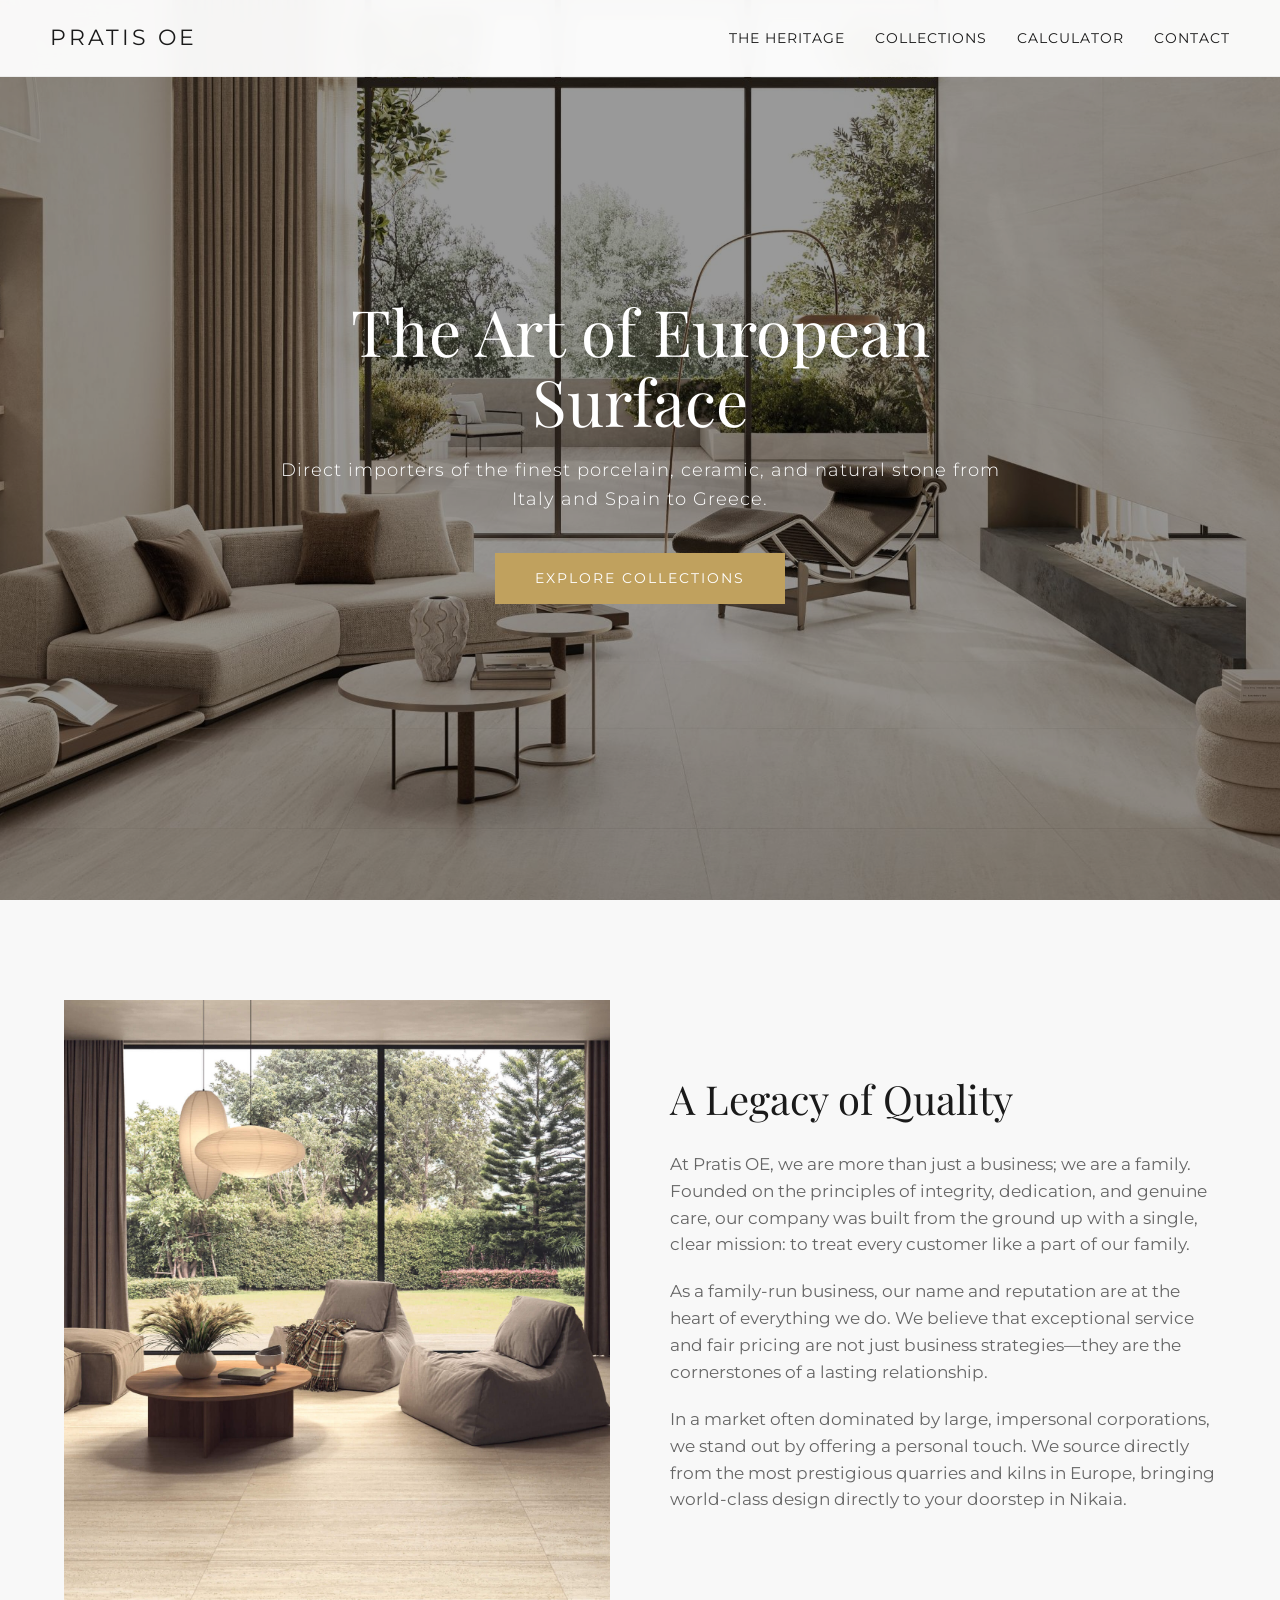
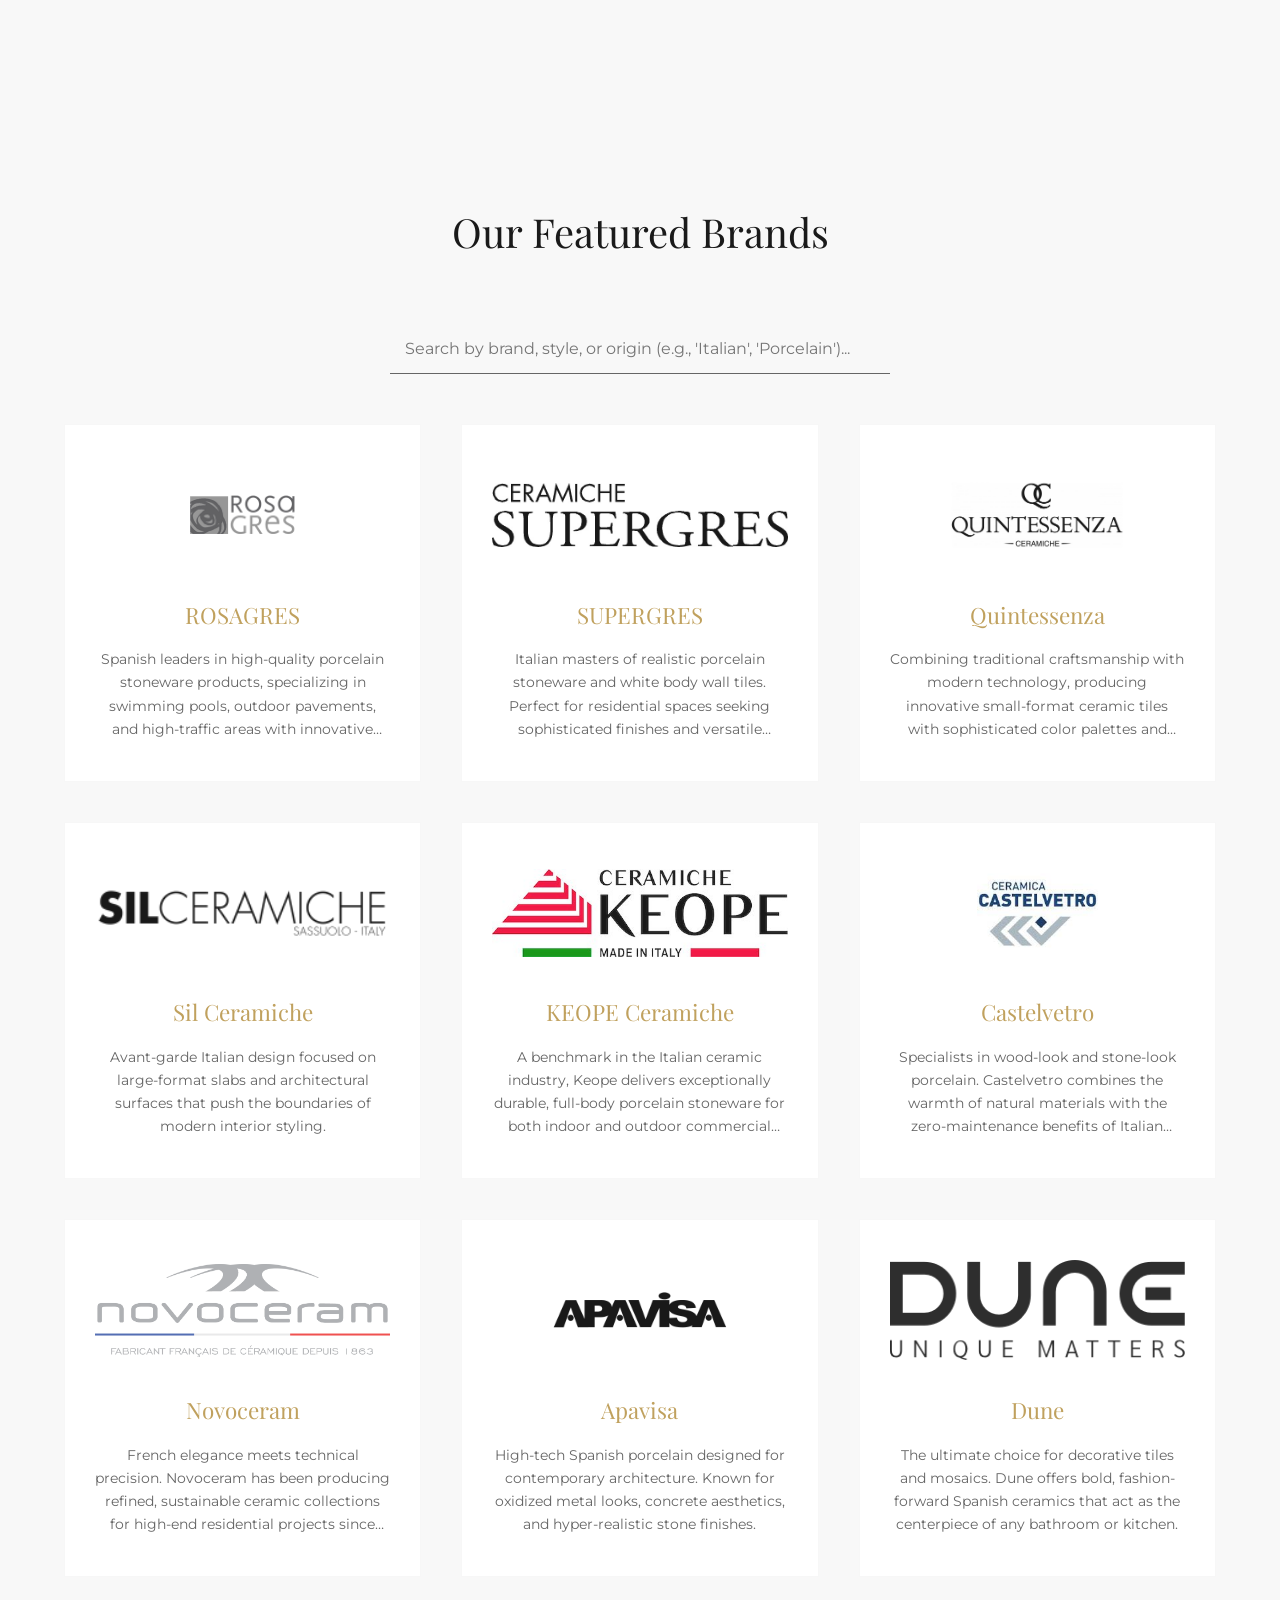
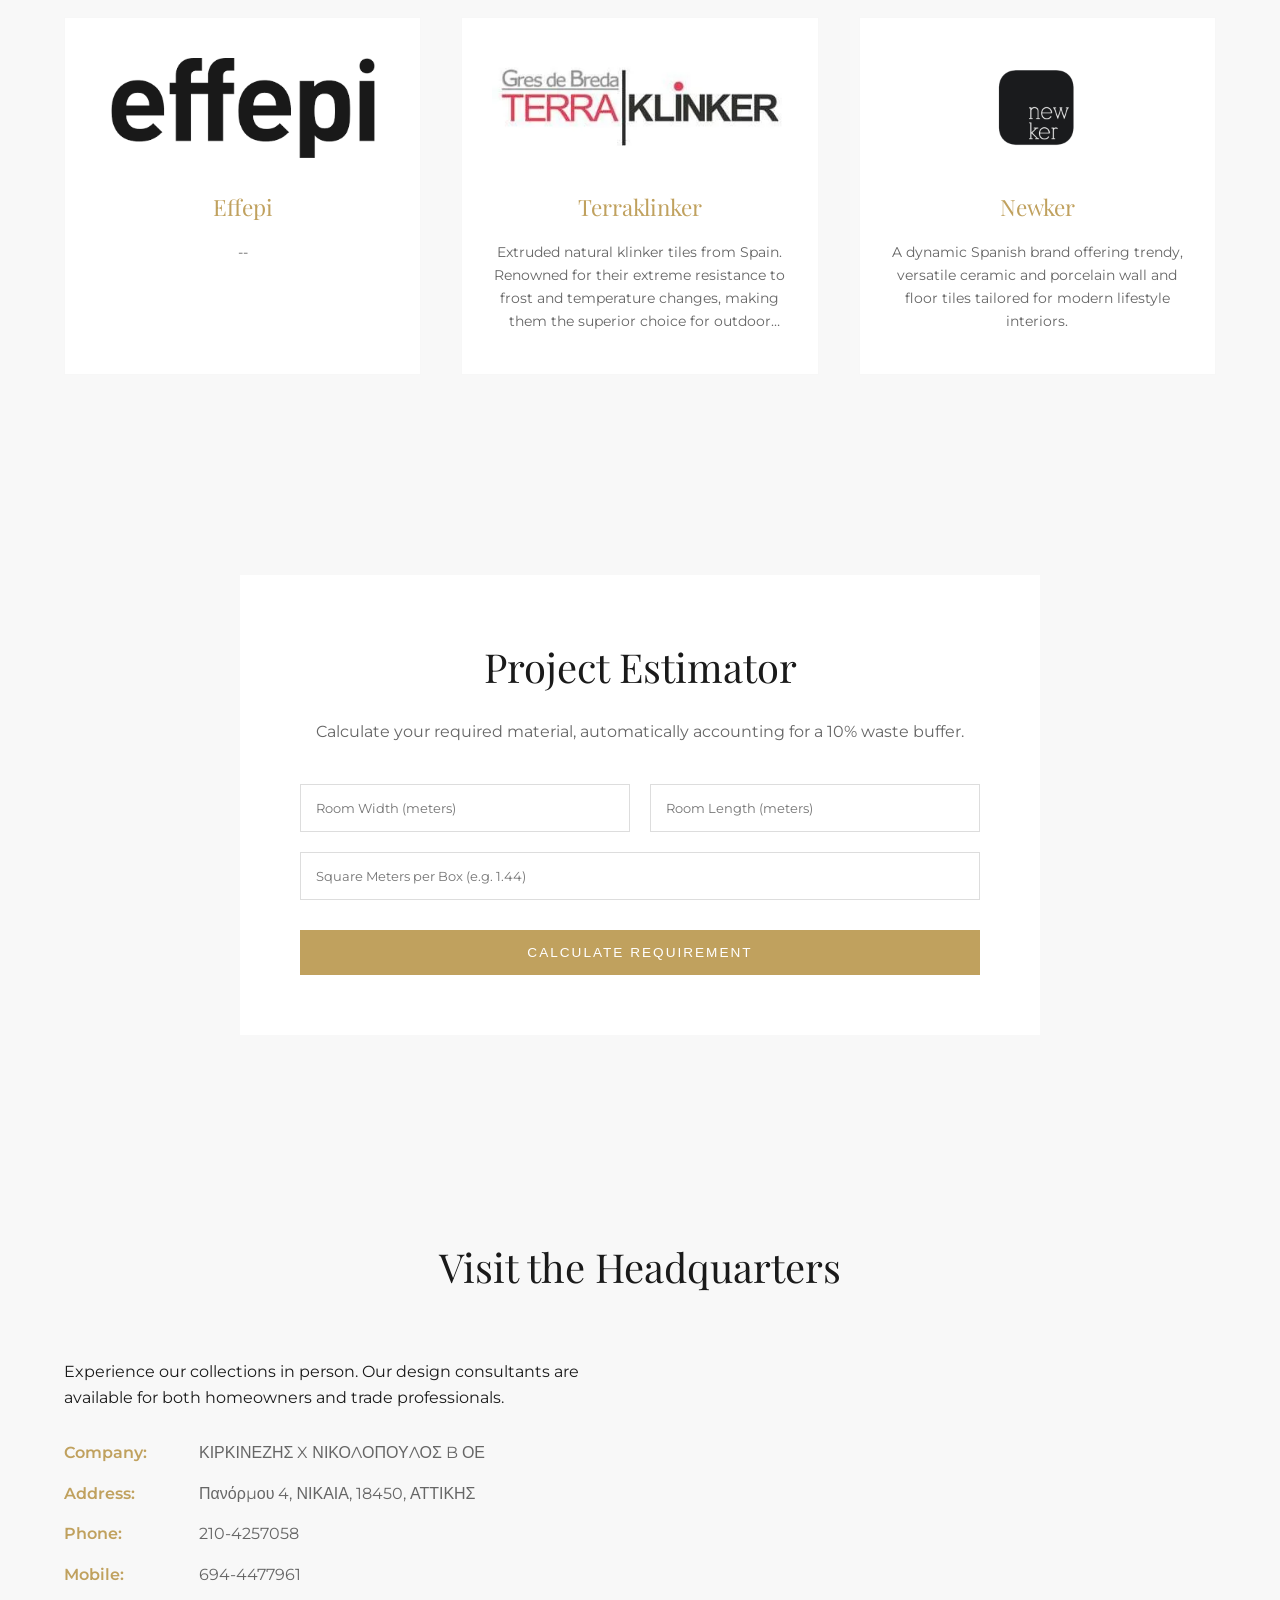
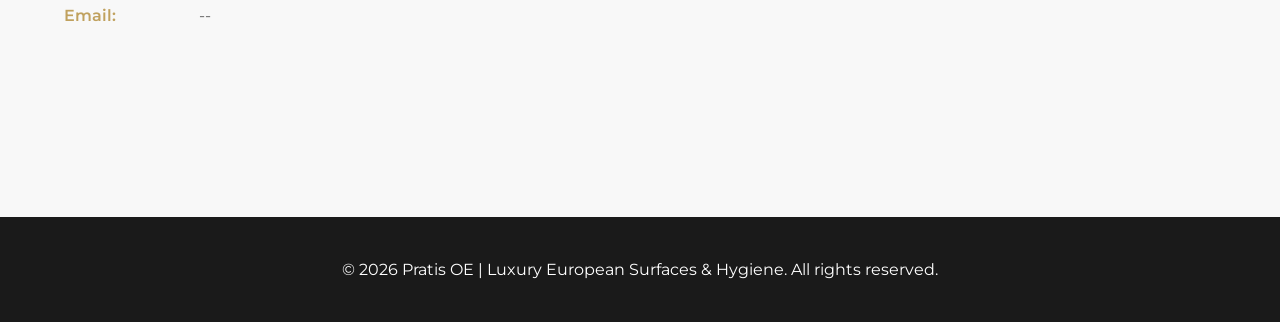
<file: index.html>
<!DOCTYPE html>
<html lang="el">
<head>
    <meta charset="UTF-8">
    <meta name="viewport" content="width=device-width, initial-scale=1.0">
    <title>Pratis | Luxury European Surfaces & Hygiene</title>
    <meta name="description" content="Pratis OE specializes in importing the finest luxury tiles and hygiene products from Italy and Spain to Nikaia.">
    <link href="https://fonts.googleapis.com/css2?family=Montserrat:wght@300;400;600&family=Playfair+Display:ital,wght@0,400;0,600;1,400&display=swap" rel="stylesheet">
    <link rel="stylesheet" href="style.css">
</head>
<body>

    <header>
        <a href="#home" class="logo-container">
            <span class="company-name">PRATIS OE</span>
        </a>
        <nav>
            <ul>
                <li><a href="#about">The Heritage</a></li>
                <li><a href="#brands">Collections</a></li>
                <li><a href="#calculator">Calculator</a></li>
                <li><a href="#contact">Contact</a></li>
            </ul>
        </nav>
    </header>

    <main>
        <section id="home" class="hero">
            <div class="hero-content">
                <h1>The Art of European Surface</h1>
                <p>Direct importers of the finest porcelain, ceramic, and natural stone from Italy and Spain to Greece.</p>
                <a href="#brands" class="btn-primary">Explore Collections</a>
            </div>
        </section>

        <section id="about">
            <div class="about-grid">
                <img src="img/Castelvetro.jpg" alt="Luxury Tile Showroom" class="about-image">
                <div class="about-text">
                    <h2 class="section-title" style="text-align: left; margin-bottom: 20px;">A Legacy of Quality</h2>
                    <p>At Pratis OE, we are more than just a business; we are a family. Founded on the principles of integrity, dedication, and genuine care, our company was built from the ground up with a single, clear mission: to treat every customer like a part of our family.</p>
                    <p>As a family-run business, our name and reputation are at the heart of everything we do. We believe that exceptional service and fair pricing are not just business strategies—they are the cornerstones of a lasting relationship.</p>
                    <p>In a market often dominated by large, impersonal corporations, we stand out by offering a personal touch. We source directly from the most prestigious quarries and kilns in Europe, bringing world-class design directly to your doorstep in Nikaia.</p>
                </div>
            </div>
        </section>

        <section id="brands">
            <h2 class="section-title">Our Featured Brands</h2>
            <div class="search-container">
                <input type="text" id="search-bar" onkeyup="searchProducts()" placeholder="Search by brand, style, or origin (e.g., 'Italian', 'Porcelain')...">
            </div>

            <div class="brands-grid">
                <div class="brand-card" onclick="window.open('https://rosagres.com/en/', '_blank');">
                    <img src="img/brand-logo-1.png" alt="ROSAGRES Logo" class="brand-logo">
                    <h3>ROSAGRES</h3>
                    <p>Spanish leaders in high-quality porcelain stoneware products, specializing in swimming pools, outdoor pavements, and high-traffic areas with innovative overflow systems.</p>
                </div>
                <div class="brand-card">
                    <img src="img/brand-logo-2.png" alt="SUPERGRES Logo" class="brand-logo">
                    <h3>SUPERGRES</h3>
                    <p>Italian masters of realistic porcelain stoneware and white body wall tiles. Perfect for residential spaces seeking sophisticated finishes and versatile aesthetics.</p>
                </div>
                <div class="brand-card">
                    <img src="img/brand-logo-3.jpg" alt="Quintessenza Logo" class="brand-logo">
                    <h3>Quintessenza</h3>
                    <p>Combining traditional craftsmanship with modern technology, producing innovative small-format ceramic tiles with sophisticated color palettes and textures.</p>
                </div>
                <div class="brand-card">
                    <img src="img/brand-logo-4.png" alt="Sil Ceramiche Logo" class="brand-logo">
                    <h3>Sil Ceramiche</h3>
                    <p>Avant-garde Italian design focused on large-format slabs and architectural surfaces that push the boundaries of modern interior styling.</p>
                </div>
                <div class="brand-card">
                    <img src="img/brand-logo-5.png" alt="KEOPE Ceramiche Logo" class="brand-logo">
                    <h3>KEOPE Ceramiche</h3>
                    <p>A benchmark in the Italian ceramic industry, Keope delivers exceptionally durable, full-body porcelain stoneware for both indoor and outdoor commercial projects.</p>
                </div>
                <div class="brand-card">
                    <img src="img/brand-logo-6.png" alt="Castelvetro Logo" class="brand-logo">
                    <h3>Castelvetro</h3>
                    <p>Specialists in wood-look and stone-look porcelain. Castelvetro combines the warmth of natural materials with the zero-maintenance benefits of Italian ceramic.</p>
                </div>
                <div class="brand-card">
                    <img src="img/brand-logo-7.png" alt="Novoceram Logo" class="brand-logo">
                    <h3>Novoceram</h3>
                    <p>French elegance meets technical precision. Novoceram has been producing refined, sustainable ceramic collections for high-end residential projects since 1863.</p>
                </div>
                <div class="brand-card">
                    <img src="img/brand-logo-8.png" alt="Apavisa Logo" class="brand-logo">
                    <h3>Apavisa</h3>
                    <p>High-tech Spanish porcelain designed for contemporary architecture. Known for oxidized metal looks, concrete aesthetics, and hyper-realistic stone finishes.</p>
                </div>
                <div class="brand-card">
                    <img src="img/brand-logo-9.png" alt="Dune Logo" class="brand-logo">
                    <h3>Dune</h3>
                    <p>The ultimate choice for decorative tiles and mosaics. Dune offers bold, fashion-forward Spanish ceramics that act as the centerpiece of any bathroom or kitchen.</p>
                </div>
                <div class="brand-card">
                    <img src="img/brand-logo-10.png" alt="Effepi Logo" class="brand-logo">
                    <h3>Effepi</h3>
                    <p>--</p>
                </div>
                <div class="brand-card">
                    <img src="img/brand-logo-11.png" alt="Terraklinker Logo" class="brand-logo">
                    <h3>Terraklinker</h3>
                    <p>Extruded natural klinker tiles from Spain. Renowned for their extreme resistance to frost and temperature changes, making them the superior choice for outdoor terraces.</p>
                </div>
                <div class="brand-card">
                    <img src="img/brand-logo-13.png" alt="Newker Logo" class="brand-logo">
                    <h3>Newker</h3>
                    <p>A dynamic Spanish brand offering trendy, versatile ceramic and porcelain wall and floor tiles tailored for modern lifestyle interiors.</p>
                </div>
            </div>
        </section>

        <section id="calculator">
            <div class="calc-wrapper">
                <h2 class="section-title" style="margin-bottom: 20px;">Project Estimator</h2>
                <p style="color: var(--color-grey); margin-bottom: 40px;">Calculate your required material, automatically accounting for a 10% waste buffer.</p>
                
                <div class="calc-form">
                    <input type="number" id="room-width" placeholder="Room Width (meters)">
                    <input type="number" id="room-length" placeholder="Room Length (meters)">
                    <input type="number" id="sqm-per-box" placeholder="Square Meters per Box (e.g. 1.44)" class="full-width">
                </div>
                <button onclick="calculateTiles()" class="btn-primary" style="width: 100%;">Calculate Requirement</button>

                <div id="calculator-result" class="result-container"></div>
            </div>
        </section>

        <section id="contact">
            <h2 class="section-title">Visit the Headquarters</h2>
            <div class="contact-grid">
                <div class="contact-info">
                    <p>Experience our collections in person. Our design consultants are available for both homeowners and trade professionals.</p>
                    <dl>
                        <dt>Company:</dt>
                        <dd>ΚΙΡΚΙΝΕΖΗΣ X ΝΙΚΟΛΟΠΟΥΛΟΣ B ΟΕ</dd>
                        <dt>Address:</dt>
                        <dd>Πανόρμου 4, ΝΙΚΑΙΑ, 18450, ΑΤΤΙΚΗΣ</dd>
                        <dt>Phone:</dt>
                        <dd>210-4257058</dd>
                        <dt>Mobile:</dt>
                        <dd>694-4477961</dd>
                        <dt>Email:</dt>
                        <dd>--</dd>
                    </dl>
                </div>
                <div class="contact-map">
                    <iframe src="https://www.google.com/maps/embed?pb=!1m18!1m12!1m3!1d3145.485608820121!2d23.6441584!3d37.9657038!2m3!1f0!2f0!3f0!3m2!1i1024!2i768!4f13.1!3m3!1m2!1s0x14a1bc1b1b1b1b1b%3A0x1b1b1b1b1b1b1b1b!2sPanormou%204%2C%20Nikaia%20184%2050%2C%20Greece!5e0!3m2!1sen!2sus!4v1620000000000!5m2!1sen!2sus" width="100%" height="350" style="border:0;" allowfullscreen="" loading="lazy"></iframe>
                </div>
            </div>
        </section>
    </main>

    <footer>
        <p>© 2026 Pratis OE | Luxury European Surfaces & Hygiene. All rights reserved.</p>
    </footer>

    <script src="script.js"></script>
</body>
</html>
</file>
<file: style.css>
/* --- CSS Reset & Variables --- */
:root {
    --color-black: #1a1a1a;
    --color-white: #ffffff;
    --color-offwhite: #f8f8f8;
    --color-gold: #c0a15e;
    --color-grey: #666666;
    --font-heading: 'Playfair Display', serif;
    --font-body: 'Montserrat', sans-serif;
}

* {
    margin: 0;
    padding: 0;
    box-sizing: border-box;
}

html { scroll-behavior: smooth; }

body {
    font-family: var(--font-body);
    color: var(--color-black);
    background-color: var(--color-offwhite);
    line-height: 1.6;
}

h1, h2, h3 {
    font-family: var(--font-heading);
    font-weight: 400;
}

/* --- Navigation --- */
header {
    position: fixed;
    top: 0;
    width: 100%;
    display: flex;
    justify-content: space-between;
    align-items: center;
    padding: 20px 50px;
    background: rgba(255, 255, 255, 0.95);
    backdrop-filter: blur(10px);
    z-index: 1000;
    border-bottom: 1px solid rgba(0,0,0,0.05);
    transition: all 0.3s ease;
}

.logo-container {
    display: flex;
    align-items: center;
    gap: 15px;
    text-decoration: none;
    color: var(--color-black);
}

.company-name {
    font-size: 1.4em;
    letter-spacing: 3px;
}

nav ul {
    display: flex;
    list-style: none;
    align-items: center;
    gap: 30px;
}

nav a {
    text-decoration: none;
    color: var(--color-black);
    font-size: 0.85em;
    text-transform: uppercase;
    letter-spacing: 1px;
    transition: color 0.3s;
}

nav a:hover { color: var(--color-gold); }

.btn-trade {
    border: 1px solid var(--color-black);
    padding: 10px 20px;
}

.btn-trade:hover {
    background: var(--color-black);
    color: var(--color-white);
}

/* --- Cinematic Hero Section --- */
.hero {
    height: 100vh;
    display: flex;
    align-items: center;
    justify-content: center;
    text-align: center;
    position: relative;
    background: url('img/Supergres.jpg') center/cover no-repeat;
}

.hero::after {
    content: '';
    position: absolute;
    top: 0; left: 0; width: 100%; height: 100%;
    background: rgba(0, 0, 0, 0.4);
}

.hero-content {
    position: relative;
    z-index: 1;
    color: var(--color-white);
    max-width: 800px;
    padding: 0 20px;
}

.hero h1 {
    font-size: 4rem;
    margin-bottom: 20px;
    line-height: 1.1;
}

.hero p {
    font-size: 1.1rem;
    font-weight: 300;
    letter-spacing: 1px;
    margin-bottom: 40px;
}

.btn-primary {
    display: inline-block;
    background: var(--color-gold);
    color: var(--color-white);
    padding: 15px 40px;
    text-decoration: none;
    text-transform: uppercase;
    letter-spacing: 2px;
    font-size: 0.85rem;
    transition: background 0.3s;
    border: none;
    cursor: pointer;
}

.btn-primary:hover { background: #a88a4b; }

/* --- Sections Formatting --- */
section {
    padding: 100px 5vw;
    max-width: 1400px;
    margin: 0 auto;
}

.section-title {
    text-align: center;
    font-size: 2.5rem;
    margin-bottom: 60px;
    color: var(--color-black);
}

/* --- About Section (Editorial Layout) --- */
.about-grid {
    display: grid;
    grid-template-columns: 1fr 1fr;
    gap: 60px;
    align-items: center;
}

.about-image {
    width: 100%;
    height: 600px;
    object-fit: cover;
}

.about-text p {
    margin-bottom: 20px;
    color: var(--color-grey);
    font-size: 1.05rem;
}

/* --- Brands Section --- */
.search-container {
    text-align: center;
    margin-bottom: 50px;
}

#search-bar {
    width: 100%;
    max-width: 500px;
    padding: 15px;
    border: none;
    border-bottom: 1px solid var(--color-grey);
    background: transparent;
    font-family: var(--font-body);
    font-size: 1rem;
    outline: none;
}

#search-bar:focus { border-bottom-color: var(--color-gold); }

.brands-grid {
    display: grid;
    grid-template-columns: repeat(auto-fill, minmax(300px, 1fr));
    gap: 40px;
}

.brand-card {
    background: var(--color-white);
    padding: 40px 30px;
    text-align: center;
    transition: transform 0.4s ease, box-shadow 0.4s ease;
    border: 1px solid rgba(0,0,0,0.03);
}

.brand-card:hover {
    transform: translateY(-10px);
    box-shadow: 0 15px 30px var(--color-gold);
}

.brand-card h3 {
    font-size: 1.4rem;
    margin-bottom: 15px;
    color: var(--color-gold);
}

.brand-card p {
    font-size: 0.9rem;
    color: var(--color-grey);
    display: -webkit-box;
    -webkit-line-clamp: 4;
    -webkit-box-orient: vertical;
    overflow: hidden;
}
/* --- Brand Logo Image Styling --- */
.brand-logo {
    width: 100%;
    height: 100px;
    object-fit: contain; /* Prevents stretching and keeps the logo proportional */
    margin-bottom: 25px;
    opacity: 0.9; /* Slightly fades the logo for a softer, luxury feel */
    transition: opacity 0.3s ease;
}

.brand-card:hover .brand-logo {
    opacity: 1; /* Brightens the logo when the user hovers over the card */
}
.brand-card {
  cursor: pointer;
}
/* --- Calculator Section --- */
.calc-wrapper {
    background: var(--color-white);
    padding: 60px;
    max-width: 800px;
    margin: 0 auto;
    text-align: center;
}

.calc-form {
    display: grid;
    grid-template-columns: 1fr 1fr;
    gap: 20px;
    margin-bottom: 30px;
}

.calc-form input {
    padding: 15px;
    border: 1px solid #ddd;
    font-family: var(--font-body);
    width: 100%;
}

.full-width { grid-column: span 2; }

.result-container {
    margin-top: 30px;
    padding: 30px;
    background: var(--color-offwhite);
    border-left: 3px solid var(--color-gold);
    text-align: left;
    display: none;
}

/* --- Contact Section --- */
.contact-grid {
    display: grid;
    grid-template-columns: 1fr 1fr;
    gap: 60px;
}

.contact-info dl {
    display: grid;
    grid-template-columns: 120px 1fr;
    gap: 15px;
    margin-top: 30px;
}

.contact-info dt { font-weight: 600; color: var(--color-gold); }
.contact-info dd { color: var(--color-grey); margin: 0; }

/* --- Footer --- */
footer {
    background: var(--color-black);
    color: var(--color-white);
    text-align: center;
    padding: 40px 20px;
}

/* Responsive */
@media (max-width: 768px) {
    header { flex-direction: column; padding: 15px; }
    nav ul { flex-wrap: wrap; justify-content: center; margin-top: 15px; }
    .hero h1 { font-size: 2.5rem; }
    .about-grid, .contact-grid, .calc-form { grid-template-columns: 1fr; }
}
</file>
